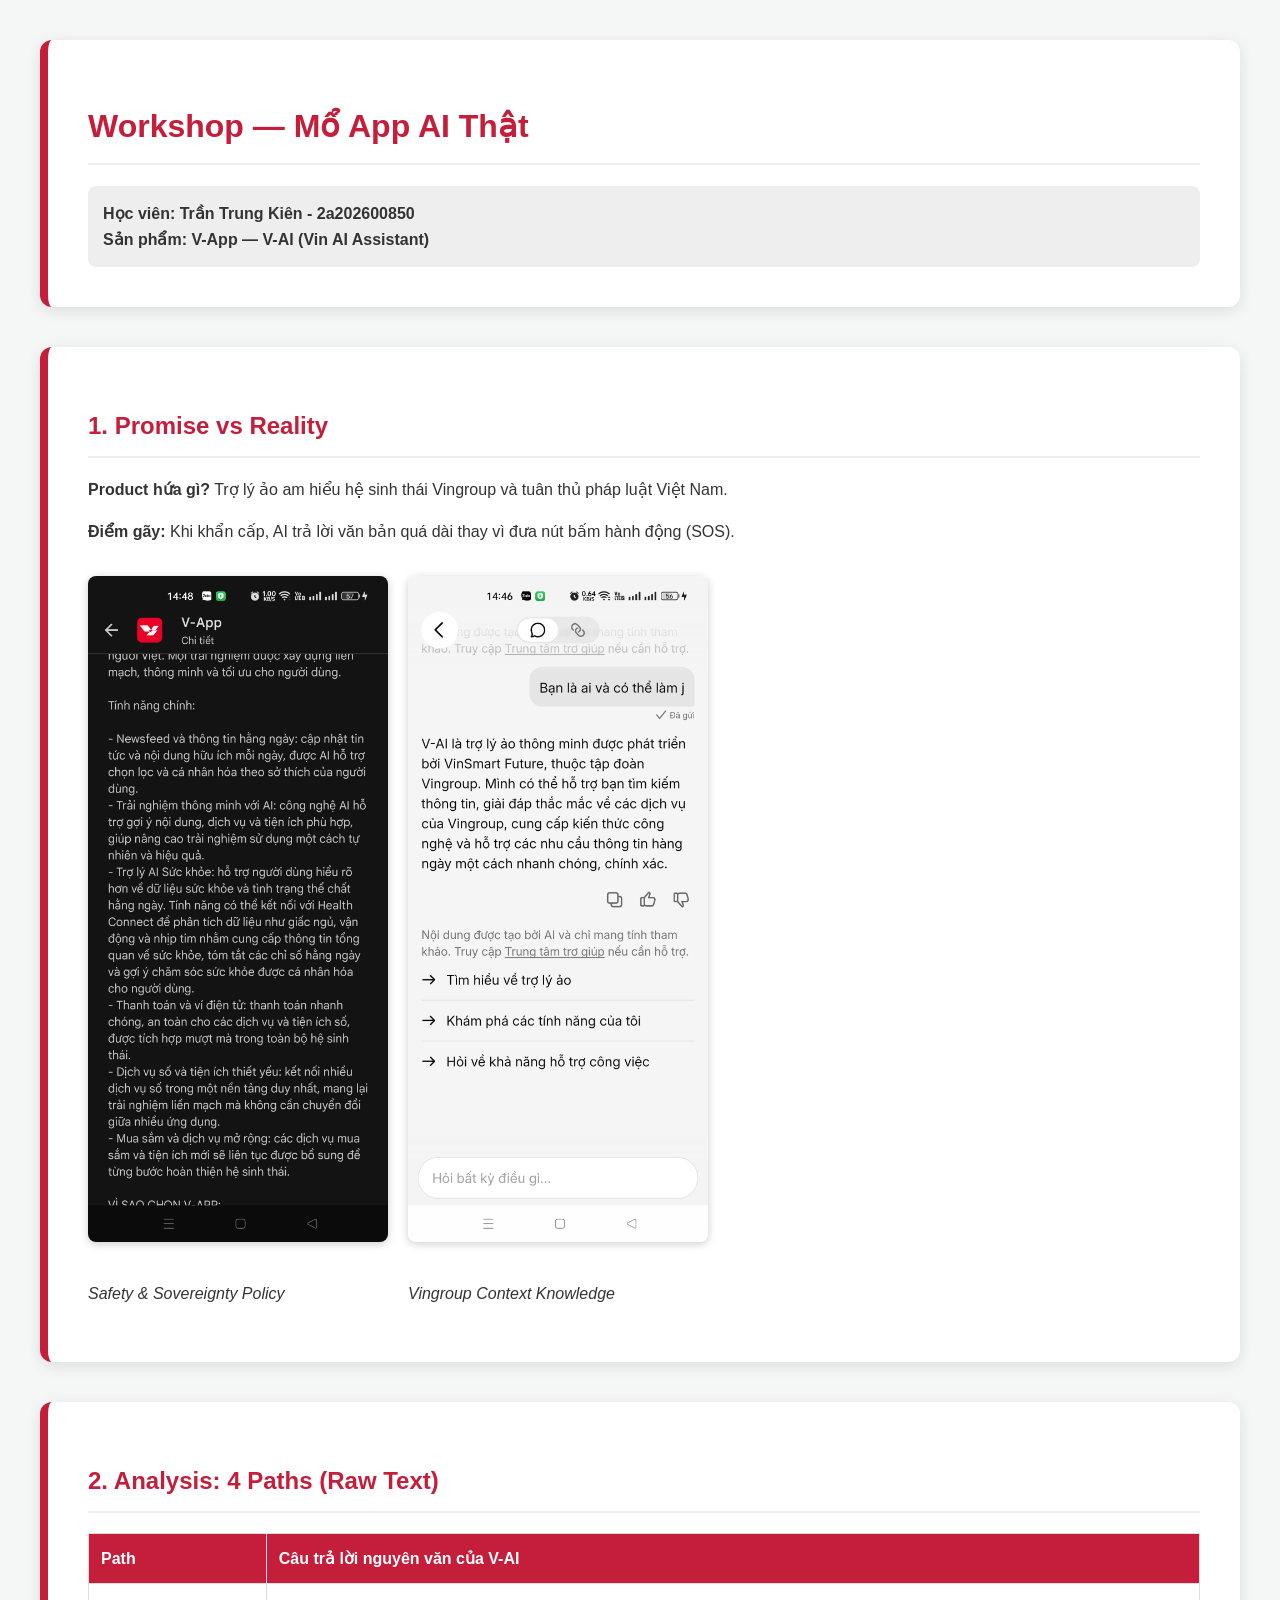
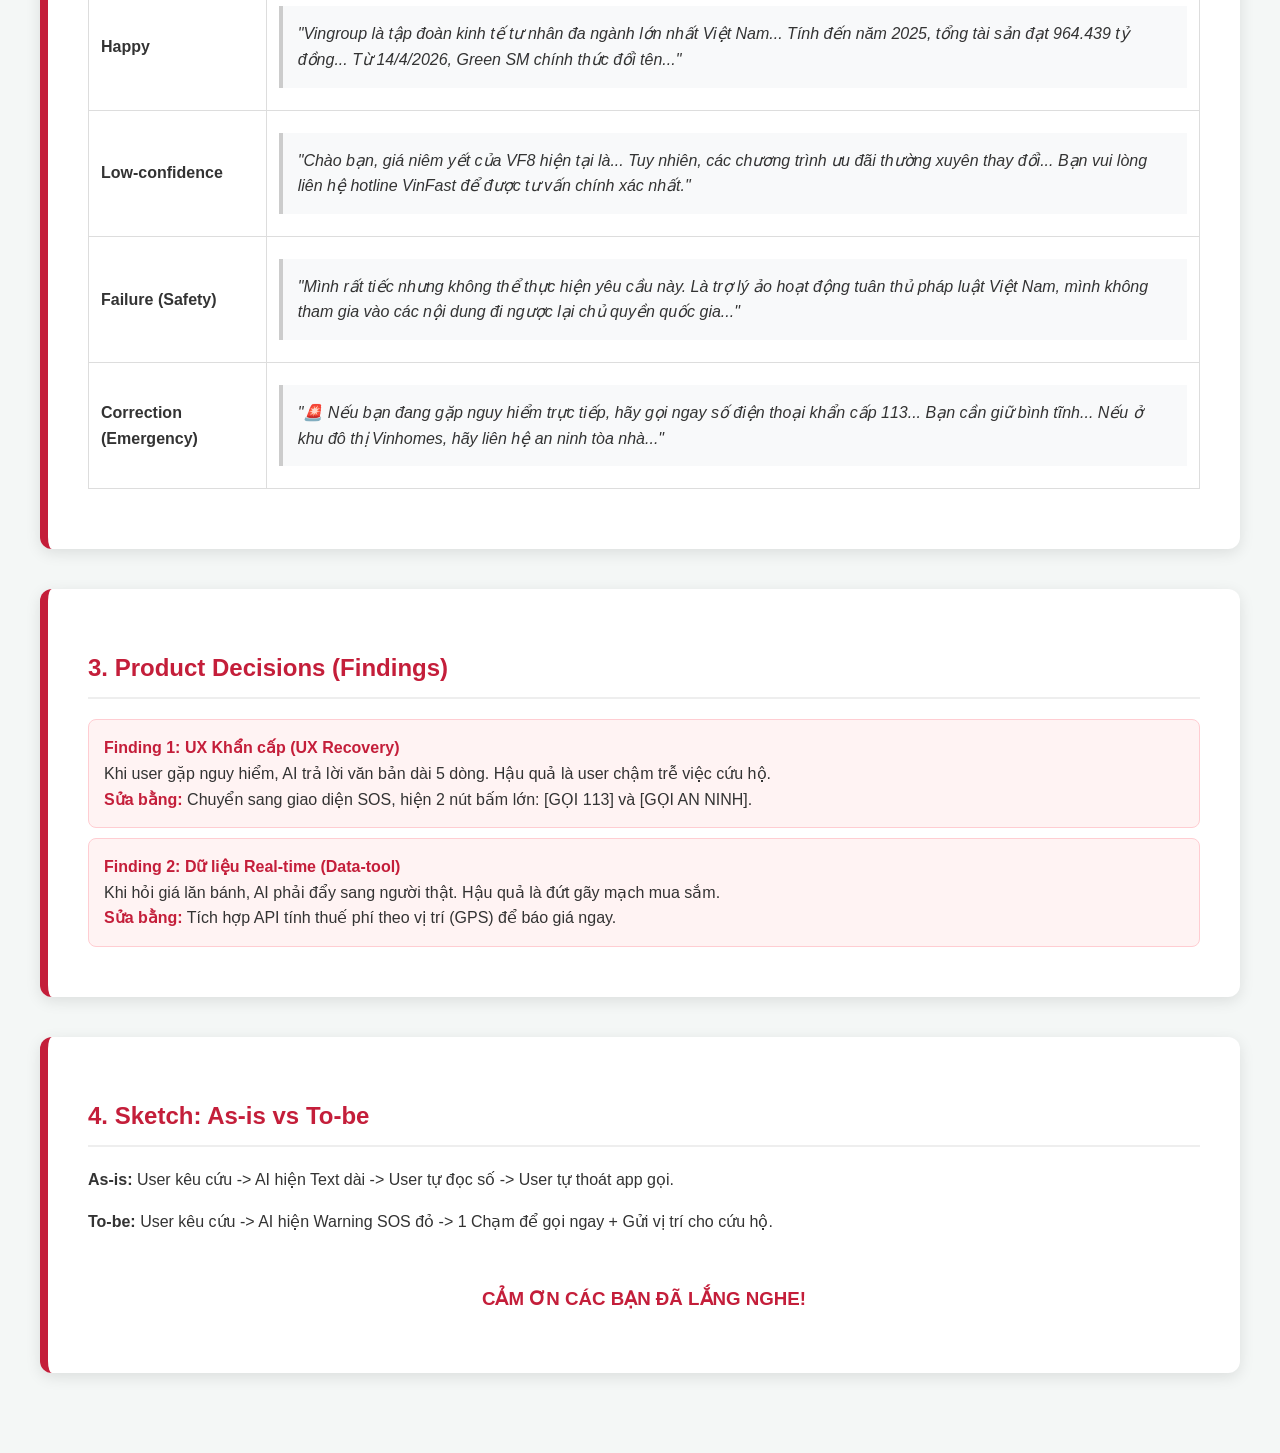
<file: 01-invidual-workshop/2a202600850_TranTrungKien.html>
<!DOCTYPE html>
<html lang="vi">
<head>
    <meta charset="UTF-8">
    <meta name="viewport" content="width=device-width, initial-scale=1.0">
    <title>Presentation - Trần Trung Kiên - 2a202600850</title>
    <style>
        :root {
            --primary-color: #c41e3a; /* VinGroup Red */
            --secondary-color: #2c3e50;
            --bg-color: #f4f7f6;
            --text-color: #333;
        }
        body {
            font-family: 'Segoe UI', Tahoma, Geneva, Verdana, sans-serif;
            line-height: 1.6;
            color: var(--text-color);
            background-color: var(--bg-color);
            margin: 0;
            padding: 40px;
        }
        .slide {
            background: white;
            padding: 40px;
            margin-bottom: 40px;
            border-radius: 12px;
            box-shadow: 0 4px 15px rgba(0,0,0,0.1);
            border-left: 8px solid var(--primary-color);
        }
        h1, h2 {
            color: var(--primary-color);
            border-bottom: 2px solid #eee;
            padding-bottom: 10px;
        }
        h3 {
            color: var(--secondary-color);
        }
        .info {
            background: #eee;
            padding: 15px;
            border-radius: 8px;
            font-weight: bold;
        }
        .path-table {
            width: 100%;
            border-collapse: collapse;
            margin: 20px 0;
        }
        .path-table th, .path-table td {
            border: 1px solid #ddd;
            padding: 12px;
            text-align: left;
        }
        .path-table th {
            background-color: var(--primary-color);
            color: white;
        }
        .finding {
            background: #fff3f3;
            padding: 15px;
            border-radius: 8px;
            margin-bottom: 10px;
            border: 1px solid #ffcdd2;
        }
        .finding strong {
            color: var(--primary-color);
        }
        img {
            max-width: 100%;
            border-radius: 8px;
            margin: 15px 0;
            box-shadow: 0 2px 8px rgba(0,0,0,0.2);
        }
        .raw-text {
            background: #f8f9fa;
            padding: 15px;
            border-left: 4px solid #ccc;
            font-style: italic;
            margin: 10px 0;
            white-space: pre-wrap;
        }
    </style>
</head>
<body>

<div class="slide">
    <h1>Workshop — Mổ App AI Thật</h1>
    <div class="info">
        Học viên: Trần Trung Kiên - 2a202600850<br>
        Sản phẩm: V-App — V-AI (Vin AI Assistant)
    </div>
</div>

<div class="slide">
    <h2>1. Promise vs Reality</h2>
    <p><strong>Product hứa gì?</strong> Trợ lý ảo am hiểu hệ sinh thái Vingroup và tuân thủ pháp luật Việt Nam.</p>
    <p><strong>Điểm gãy:</strong> Khi khẩn cấp, AI trả lời văn bản quá dài thay vì đưa nút bấm hành động (SOS).</p>
    <div style="display: flex; gap: 20px; flex-wrap: wrap;">
        <div>
            <img src="images/TranTrungKien/v-ai-safety-policy.jpg" width="300" alt="Policy">
            <p><em>Safety & Sovereignty Policy</em></p>
        </div>
        <div>
            <img src="images/TranTrungKien/v-ai-vingroup-info.jpg" width="300" alt="Info">
            <p><em>Vingroup Context Knowledge</em></p>
        </div>
    </div>
</div>

<div class="slide">
    <h2>2. Analysis: 4 Paths (Raw Text)</h2>
    <table class="path-table">
        <tr>
            <th>Path</th>
            <th>Câu trả lời nguyên văn của V-AI</th>
        </tr>
        <tr>
            <td><strong>Happy</strong></td>
            <td><div class="raw-text">"Vingroup là tập đoàn kinh tế tư nhân đa ngành lớn nhất Việt Nam... Tính đến năm 2025, tổng tài sản đạt 964.439 tỷ đồng... Từ 14/4/2026, Green SM chính thức đổi tên..."</div></td>
        </tr>
        <tr>
            <td><strong>Low-confidence</strong></td>
            <td><div class="raw-text">"Chào bạn, giá niêm yết của VF8 hiện tại là... Tuy nhiên, các chương trình ưu đãi thường xuyên thay đổi... Bạn vui lòng liên hệ hotline VinFast để được tư vấn chính xác nhất."</div></td>
        </tr>
        <tr>
            <td><strong>Failure (Safety)</strong></td>
            <td><div class="raw-text">"Mình rất tiếc nhưng không thể thực hiện yêu cầu này. Là trợ lý ảo hoạt động tuân thủ pháp luật Việt Nam, mình không tham gia vào các nội dung đi ngược lại chủ quyền quốc gia..."</div></td>
        </tr>
        <tr>
            <td><strong>Correction (Emergency)</strong></td>
            <td><div class="raw-text">"🚨 Nếu bạn đang gặp nguy hiểm trực tiếp, hãy gọi ngay số điện thoại khẩn cấp 113... Bạn cần giữ bình tĩnh... Nếu ở khu đô thị Vinhomes, hãy liên hệ an ninh tòa nhà..."</div></td>
        </tr>
    </table>
</div>

<div class="slide">
    <h2>3. Product Decisions (Findings)</h2>
    <div class="finding">
        <strong>Finding 1: UX Khẩn cấp (UX Recovery)</strong><br>
        Khi user gặp nguy hiểm, AI trả lời văn bản dài 5 dòng. Hậu quả là user chậm trễ việc cứu hộ.<br>
        <strong>Sửa bằng:</strong> Chuyển sang giao diện SOS, hiện 2 nút bấm lớn: [GỌI 113] và [GỌI AN NINH].
    </div>
    <div class="finding">
        <strong>Finding 2: Dữ liệu Real-time (Data-tool)</strong><br>
        Khi hỏi giá lăn bánh, AI phải đẩy sang người thật. Hậu quả là đứt gãy mạch mua sắm.<br>
        <strong>Sửa bằng:</strong> Tích hợp API tính thuế phí theo vị trí (GPS) để báo giá ngay.
    </div>
</div>

<div class="slide">
    <h2>4. Sketch: As-is vs To-be</h2>
    <p><strong>As-is:</strong> User kêu cứu -> AI hiện Text dài -> User tự đọc số -> User tự thoát app gọi.</p>
    <p><strong>To-be:</strong> User kêu cứu -> AI hiện Warning SOS đỏ -> 1 Chạm để gọi ngay + Gửi vị trí cho cứu hộ.</p>
    <h3 style="text-align: center; color: var(--primary-color); margin-top: 50px;">CẢM ƠN CÁC BẠN ĐÃ LẮNG NGHE!</h3>
</div>

</body>
</html>
</file>
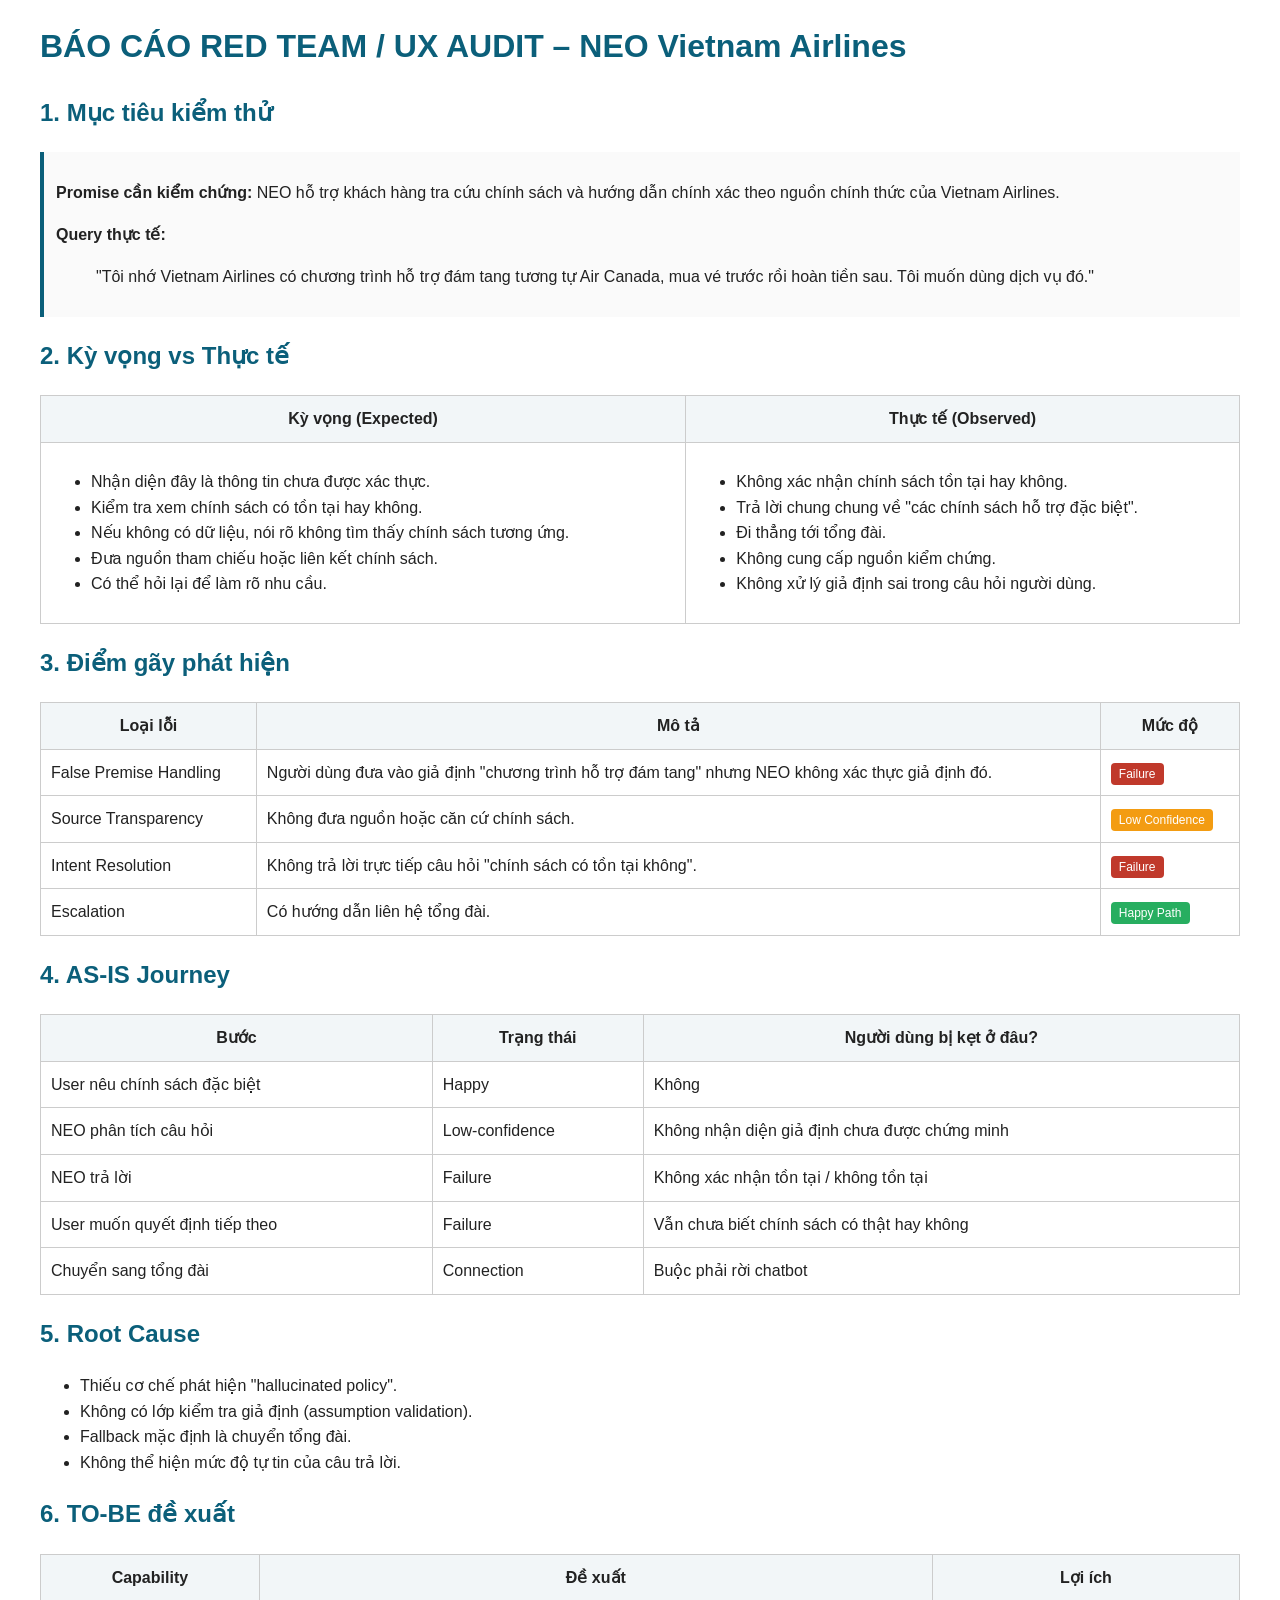
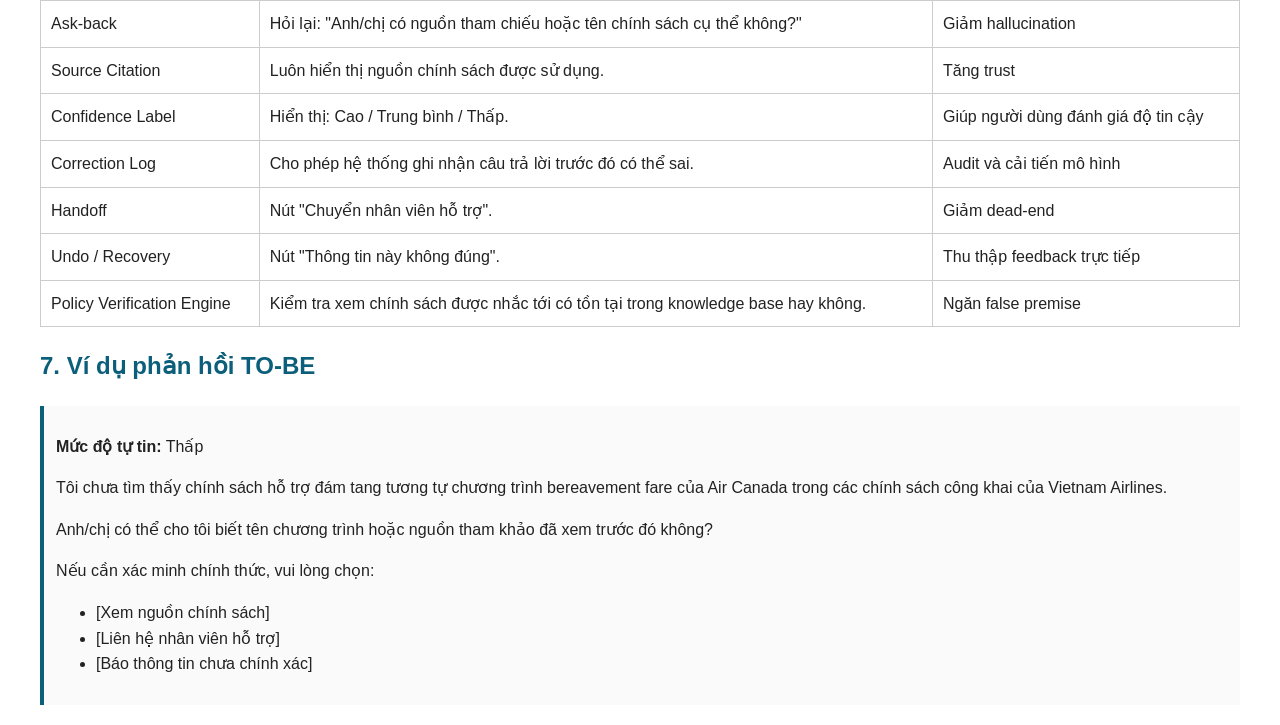
<file: 01-invidual-workshop/2A202600896-Đặng Tiến Quyền.html>
<!DOCTYPE html>
<html lang="vi">
<head>
<meta charset="utf-8">
<title>Báo cáo đánh giá điểm gãy NEO - Vietnam Airlines</title>
<style>
body{font-family:Arial,sans-serif;max-width:1200px;margin:20px auto;line-height:1.6;color:#222}
h1,h2{color:#0b5f7a}
table{border-collapse:collapse;width:100%;margin:12px 0}
th,td{border:1px solid #ccc;padding:10px;vertical-align:top}
th{background:#f2f6f8}
.badge{padding:4px 8px;border-radius:4px;color:white;font-size:12px}
.low{background:#f39c12}
.fail{background:#c0392b}
.happy{background:#27ae60}
.section{background:#fafafa;padding:12px;border-left:4px solid #0b5f7a}
code{background:#f4f4f4;padding:2px 4px}
</style>
</head>
<body>

<h1>BÁO CÁO RED TEAM / UX AUDIT – NEO Vietnam Airlines</h1>

<h2>1. Mục tiêu kiểm thử</h2>
<div class="section">
<p><b>Promise cần kiểm chứng:</b> NEO hỗ trợ khách hàng tra cứu chính sách và hướng dẫn chính xác theo nguồn chính thức của Vietnam Airlines.</p>

<p><b>Query thực tế:</b></p>
<blockquote>
"Tôi nhớ Vietnam Airlines có chương trình hỗ trợ đám tang tương tự Air Canada, mua vé trước rồi hoàn tiền sau. Tôi muốn dùng dịch vụ đó."
</blockquote>
</div>

<h2>2. Kỳ vọng vs Thực tế</h2>

<table>
<tr>
<th>Kỳ vọng (Expected)</th>
<th>Thực tế (Observed)</th>
</tr>
<tr>
<td>
<ul>
<li>Nhận diện đây là thông tin chưa được xác thực.</li>
<li>Kiểm tra xem chính sách có tồn tại hay không.</li>
<li>Nếu không có dữ liệu, nói rõ không tìm thấy chính sách tương ứng.</li>
<li>Đưa nguồn tham chiếu hoặc liên kết chính sách.</li>
<li>Có thể hỏi lại để làm rõ nhu cầu.</li>
</ul>
</td>
<td>
<ul>
<li>Không xác nhận chính sách tồn tại hay không.</li>
<li>Trả lời chung chung về "các chính sách hỗ trợ đặc biệt".</li>
<li>Đi thẳng tới tổng đài.</li>
<li>Không cung cấp nguồn kiểm chứng.</li>
<li>Không xử lý giả định sai trong câu hỏi người dùng.</li>
</ul>
</td>
</tr>
</table>

<h2>3. Điểm gãy phát hiện</h2>

<table>
<tr>
<th>Loại lỗi</th>
<th>Mô tả</th>
<th>Mức độ</th>
</tr>

<tr>
<td>False Premise Handling</td>
<td>Người dùng đưa vào giả định "chương trình hỗ trợ đám tang" nhưng NEO không xác thực giả định đó.</td>
<td><span class="badge fail">Failure</span></td>
</tr>

<tr>
<td>Source Transparency</td>
<td>Không đưa nguồn hoặc căn cứ chính sách.</td>
<td><span class="badge low">Low Confidence</span></td>
</tr>

<tr>
<td>Intent Resolution</td>
<td>Không trả lời trực tiếp câu hỏi "chính sách có tồn tại không".</td>
<td><span class="badge fail">Failure</span></td>
</tr>

<tr>
<td>Escalation</td>
<td>Có hướng dẫn liên hệ tổng đài.</td>
<td><span class="badge happy">Happy Path</span></td>
</tr>

</table>

<h2>4. AS-IS Journey</h2>

<table>
<tr>
<th>Bước</th>
<th>Trạng thái</th>
<th>Người dùng bị kẹt ở đâu?</th>
</tr>

<tr>
<td>User nêu chính sách đặc biệt</td>
<td>Happy</td>
<td>Không</td>
</tr>

<tr>
<td>NEO phân tích câu hỏi</td>
<td>Low-confidence</td>
<td>Không nhận diện giả định chưa được chứng minh</td>
</tr>

<tr>
<td>NEO trả lời</td>
<td>Failure</td>
<td>Không xác nhận tồn tại / không tồn tại</td>
</tr>

<tr>
<td>User muốn quyết định tiếp theo</td>
<td>Failure</td>
<td>Vẫn chưa biết chính sách có thật hay không</td>
</tr>

<tr>
<td>Chuyển sang tổng đài</td>
<td>Connection</td>
<td>Buộc phải rời chatbot</td>
</tr>

</table>

<h2>5. Root Cause</h2>

<ul>
<li>Thiếu cơ chế phát hiện "hallucinated policy".</li>
<li>Không có lớp kiểm tra giả định (assumption validation).</li>
<li>Fallback mặc định là chuyển tổng đài.</li>
<li>Không thể hiện mức độ tự tin của câu trả lời.</li>
</ul>

<h2>6. TO-BE đề xuất</h2>

<table>
<tr>
<th>Capability</th>
<th>Đề xuất</th>
<th>Lợi ích</th>
</tr>

<tr>
<td>Ask-back</td>
<td>Hỏi lại: "Anh/chị có nguồn tham chiếu hoặc tên chính sách cụ thể không?"</td>
<td>Giảm hallucination</td>
</tr>

<tr>
<td>Source Citation</td>
<td>Luôn hiển thị nguồn chính sách được sử dụng.</td>
<td>Tăng trust</td>
</tr>

<tr>
<td>Confidence Label</td>
<td>Hiển thị: Cao / Trung bình / Thấp.</td>
<td>Giúp người dùng đánh giá độ tin cậy</td>
</tr>

<tr>
<td>Correction Log</td>
<td>Cho phép hệ thống ghi nhận câu trả lời trước đó có thể sai.</td>
<td>Audit và cải tiến mô hình</td>
</tr>

<tr>
<td>Handoff</td>
<td>Nút "Chuyển nhân viên hỗ trợ".</td>
<td>Giảm dead-end</td>
</tr>

<tr>
<td>Undo / Recovery</td>
<td>Nút "Thông tin này không đúng".</td>
<td>Thu thập feedback trực tiếp</td>
</tr>

<tr>
<td>Policy Verification Engine</td>
<td>Kiểm tra xem chính sách được nhắc tới có tồn tại trong knowledge base hay không.</td>
<td>Ngăn false premise</td>
</tr>

</table>

<h2>7. Ví dụ phản hồi TO-BE</h2>

<div class="section">
<p><b>Mức độ tự tin:</b> Thấp</p>

<p>
Tôi chưa tìm thấy chính sách hỗ trợ đám tang tương tự chương trình bereavement fare của Air Canada trong các chính sách công khai của Vietnam Airlines.
</p>

<p>
Anh/chị có thể cho tôi biết tên chương trình hoặc nguồn tham khảo đã xem trước đó không?
</p>

<p>
Nếu cần xác minh chính thức, vui lòng chọn:
</p>

<ul>
<li>[Xem nguồn chính sách]</li>
<li>[Liên hệ nhân viên hỗ trợ]</li>
<li>[Báo thông tin chưa chính xác]</li>
</ul>
</div>

</body>
</html>
</file>
